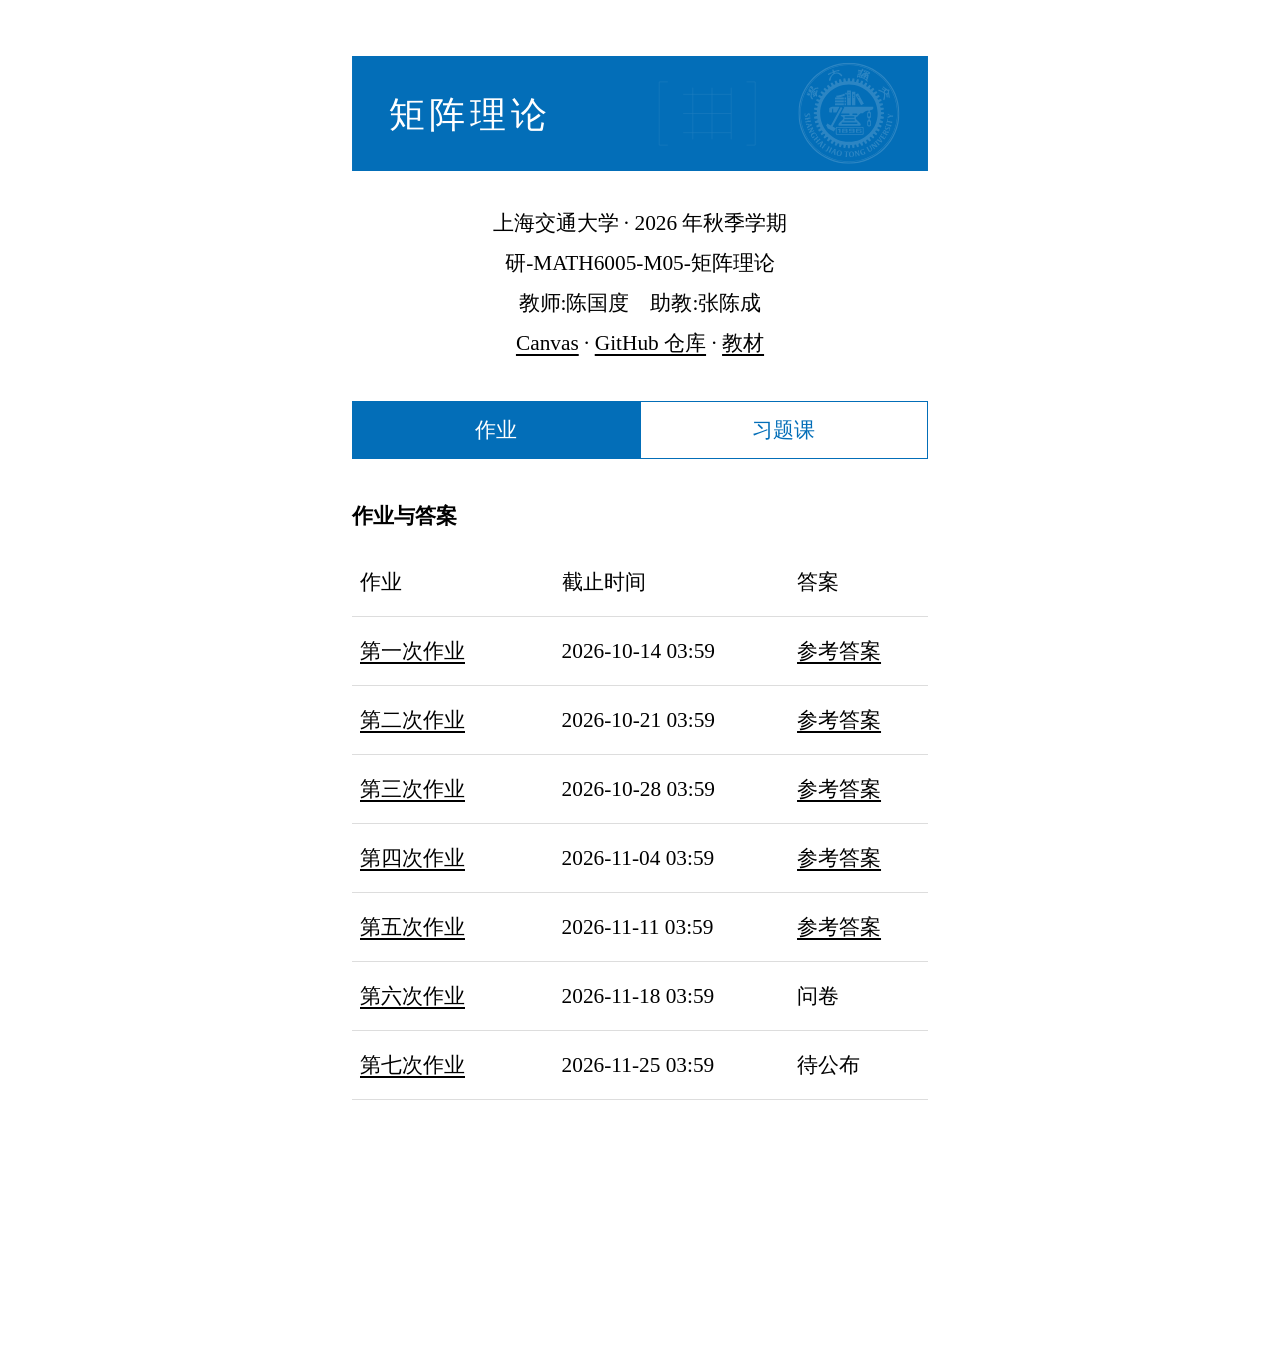
<file: index.html>
<!doctype html>
<html lang="zh-CN">
<head>
  <meta charset="utf-8">
  <meta name="viewport" content="width=device-width, initial-scale=1">
  <title>矩阵理论 · 课程主页</title>
  <link rel="stylesheet" href="styles.css?v=20261019-3">
  <script src="homepage.js?v=20261019-2" defer></script>
</head>
<body>
  <main>
    <header class="course-header"><h1><img src="files/course-header.svg" alt="矩阵理论" width="1200" height="240"></h1></header>
    <p class="subtitle">上海交通大学 · 2026 年秋季学期<br>研-MATH6005-M05-矩阵理论<br>教师:陈国度　助教:张陈成<br><a href="https://oc.sjtu.edu.cn/courses/95297/">Canvas</a> · <a href="https://github.com/zhangchenchengSJTU/matrix-theory-95297-2026">GitHub 仓库</a> · <a href="textbook/" title="矩阵理论及其应用, 可阅读或下载 PDF">教材</a></p>
    <div class="course-tabs" role="tablist" aria-label="课程内容">
      <button type="button" id="assignments-tab" role="tab" aria-selected="true" aria-controls="assignments-panel">作业</button>
      <button type="button" id="tutorials-tab" role="tab" aria-selected="false" aria-controls="tutorials-panel" tabindex="-1">习题课</button>
    </div>
    <div class="course-panels">
      <section class="course-panel" id="assignments-panel" role="tabpanel" aria-labelledby="assignments-tab" aria-hidden="false" tabindex="0">
        <table>
          <caption><strong>作业与答案</strong></caption>
          <thead><tr><th scope="col">作业</th><th scope="col">截止时间</th><th scope="col">答案</th></tr></thead>
          <tbody>
            <tr><td><a href="assignment.html?file=hw01.md">第一次作业</a></td><td>2026-10-14 03:59</td><td><a href="assignment.html?file=hw01-answer.md">参考答案</a></td></tr>
            <tr><td><a href="assignment.html?file=hw02.md">第二次作业</a></td><td>2026-10-21 03:59</td><td><a href="assignment.html?file=hw02-answer.md">参考答案</a></td></tr>
            <tr><td><a href="assignment.html?file=hw03.md&amp;v=20261021-final">第三次作业</a></td><td>2026-10-28 03:59</td><td><a href="assignment.html?file=hw03-answer.md">参考答案</a></td></tr>
            <tr><td><a href="assignment.html?file=hw04.md">第四次作业</a></td><td>2026-11-04 03:59</td><td><a href="assignment.html?file=hw04-answer.md">参考答案</a></td></tr>
            <tr><td><a href="assignment.html?file=hw05.md">第五次作业</a></td><td>2026-11-11 03:59</td><td><a href="assignment.html?file=hw05-answer.md">参考答案</a></td></tr>
            <tr><td><a href="https://oc.sjtu.edu.cn/courses/95297/quizzes/82607">第六次作业</a></td><td>2026-11-18 03:59</td><td>问卷</td></tr>
            <tr><td><a href="assignment.html?file=hw07.md">第七次作业</a></td><td>2026-11-25 03:59</td><td>待公布</td></tr>
          </tbody>
        </table>
      </section>
      <section class="course-panel" id="tutorials-panel" role="tabpanel" aria-labelledby="tutorials-tab" aria-hidden="true" tabindex="-1" inert>
        <table class="tutorial-schedule">
          <caption><strong>习题课公示栏</strong><br><span class="schedule-note">时间: 周一 18:55–20:20. 地点: 东上院 303</span></caption>
          <thead><tr><th scope="col">周次与日期</th><th scope="col">资料</th></tr></thead>
          <tbody>
            <tr><th scope="row">第六周<br><time datetime="2026-10-19">2026-10-19</time></th><td><a href="files/tutorial-01-20261019.pdf" aria-label="第一次习题课 PDF">PDF</a> · <a href="https://pan.sjtu.edu.cn/web/share/d96ad93b8ef6f9da3c66cb90b9900e50" title="分享内容: 2026秋-矩阵理论-习题课-1.mp4" aria-label="第一次习题课录屏">录屏</a></td></tr>
            <tr><th scope="row">第八周<br><time datetime="2026-11-02">2026-11-02</time></th><td><a href="files/tutorial-02-20261102.pdf" aria-label="第二次习题课 PDF">PDF</a> · <a href="https://pan.sjtu.edu.cn/web/share/c0d613a60fee93bff09743c4f56cd73a" title="分享内容: 2026秋-矩阵理论-习题课-2.mp4" aria-label="第二次习题课录屏">录屏</a></td></tr>
            <tr><th scope="row">第十周<br><time datetime="2026-11-16">2026-11-16</time></th><td><a href="files/tutorial-03-20261116.pdf" aria-label="第三次习题课 PDF">PDF</a> · <a href="https://pan.sjtu.edu.cn/web/share/dd2ae03ad80a35bdee9335652a6660fa" title="分享内容: 2026秋-矩阵理论-习题课-3.mp4" aria-label="第三次习题课录屏">录屏</a></td></tr>
            <tr><th scope="row">第十二周<br><time datetime="2026-11-30">2026-11-30</time></th><td>待公布</td></tr>
            <tr><th scope="row">第十四周<br><time datetime="2026-12-14">2026-12-14</time></th><td>待公布</td></tr>
            <tr><th scope="row">第十六周<br><time datetime="2026-12-28">2026-12-28</time></th><td>待公布</td></tr>
          </tbody>
        </table>
      </section>
    </div>
  </main>
</body>
</html>
</file>
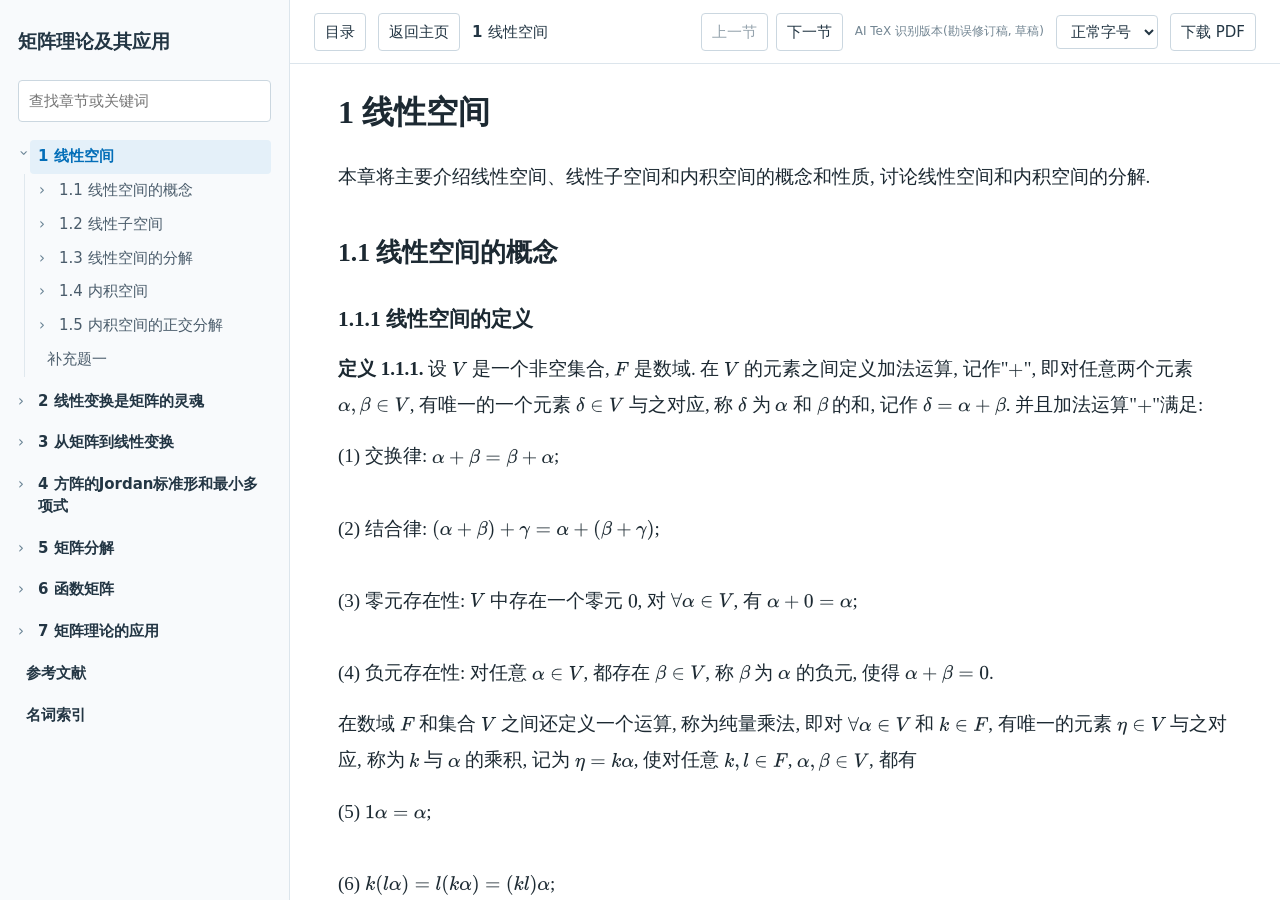
<file: textbook/index.html>
<!doctype html>
<html lang="zh-CN">
<head>
  <meta charset="utf-8">
  <meta name="viewport" content="width=device-width,initial-scale=1">
  <title>矩阵理论及其应用</title>
  <link rel="icon" href="data:,">
  <link rel="stylesheet" href="reader.css?v=7915cef65c">
  <script src="mathjax-config.js"></script>
  <script src="reader.js?v=79a591a62c" defer></script>
  <script id="mathjax-script" src="../vendor/tex-svg.js" defer></script>
</head>
<body>
  <a class="skip-link" href="#reader">跳到正文</a>
  <aside id="sidebar" aria-label="教材目录">
    <h1>矩阵理论及其应用</h1>
    <label class="sr-only" for="chapter-search">查找章节</label>
    <input id="chapter-search" type="search" placeholder="查找章节或关键词" autocomplete="off">
    <p id="search-status" role="status" aria-live="polite" hidden></p>
    <nav id="search-results" aria-label="检索结果" hidden></nav>
    <nav id="contents" aria-label="章节目录"></nav>
    <p id="no-results" hidden>没有匹配的章节或正文.</p>
  </aside>
  <button id="backdrop" aria-label="关闭目录" hidden></button>
  <main>
    <header class="toolbar">
      <button id="menu" aria-controls="sidebar" aria-expanded="true">目录</button>
      <a class="home-link" href="../">返回主页</a>
      <span id="current-chapter">矩阵理论及其应用</span>
      <nav class="section-navigation" aria-label="相邻章节"><button id="previous" disabled>上一节</button><button id="next" disabled>下一节</button></nav>
      <span class="draft-status" title="AI TeX 识别版本中的复杂公式仍待对照原始PDF核对">AI TeX 识别版本(勘误修订稿, 草稿)</span>
      <label class="sr-only" for="font-size">正文字号</label>
      <select id="font-size" aria-label="正文字号"><option value="19">正常字号</option><option value="22">较大字号</option><option value="25">大字号</option></select>
      <button id="downloads">下载 PDF</button>
    </header>
    <div id="viewport">
      <article id="reader" tabindex="-1"><p id="load-state" role="status">正在加载教材...</p></article>
    </div>
  </main>
  <dialog id="download-dialog" aria-labelledby="download-title">
    <div class="dialog-heading"><h2 id="download-title">下载 PDF</h2><button id="close-downloads" aria-label="关闭下载表格">关闭</button></div>
    <label class="sr-only" for="download-search">筛选章节</label><input id="download-search" type="search" placeholder="筛选章节" autocomplete="off">
    <p class="download-note">分节 PDF 包含该节所在的页面, 首尾页可能包含相邻节内容.</p>
    <p id="download-errata" class="download-note" hidden><a id="errata-download" download>勘误表 PDF</a></p>
    <div class="table-scroll"><table><caption class="sr-only">每行为一个 section 或全部 PDF, 每列为一个版本.</caption><thead><tr><th scope="col">Section / 全部 PDF</th><th scope="col">原始PDF</th><th scope="col">AI 字形提取版本</th><th scope="col">AI TeX 识别版本</th></tr></thead><tbody id="download-rows"></tbody></table></div>
    <p id="download-state" role="status"></p>
  </dialog>
</body>
</html>
</file>
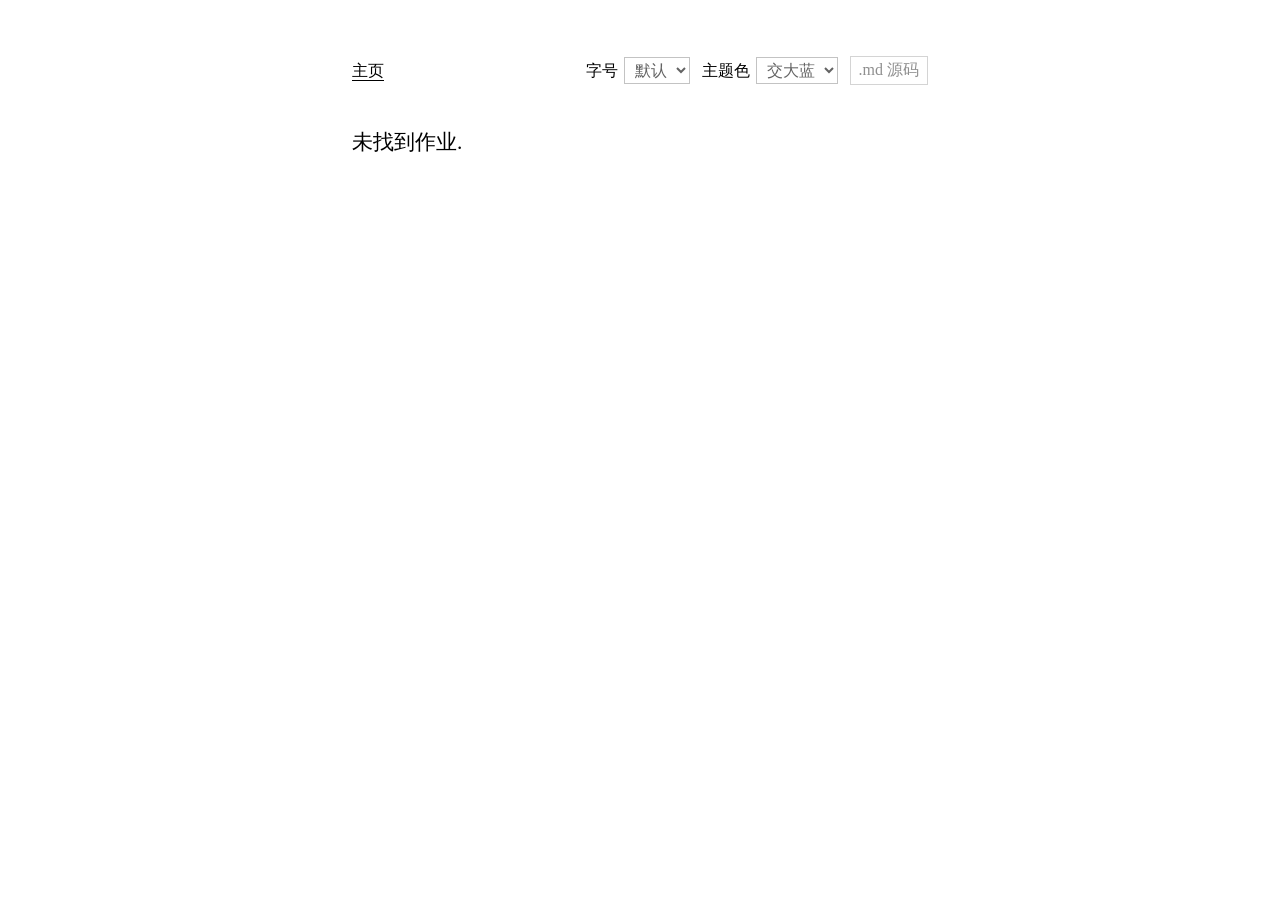
<file: assignment.html>
<!doctype html>
<html lang="zh-CN">
<head>
<meta charset="utf-8"><meta name="viewport" content="width=device-width, initial-scale=1">
<title>作业 · 矩阵理论</title><link rel="stylesheet" href="styles.css?v=20261021-final">
<script>window.MathJax={tex:{inlineMath:[['$','$'],['\\(','\\)']],displayMath:[['$$','$$'],['\\[','\\]']],tags:'ams'},startup:{typeset:false,ready(){MathJax.startup.defaultReady();MathJax.startup.promise.then(()=>window.dispatchEvent(new Event('mathjax-ready')))}}};</script>
<link rel="preload" href="assignments/documents.json?v=20261021-final" as="fetch" crossorigin>
<script defer src="vendor/marked.js"></script><script async src="vendor/tex-svg.js"></script><script defer src="assignment.js?v=20261021-final"></script>
</head>
<body><main class="paper"><div class="document-toolbar"><a href="./">主页</a><div class="document-actions"><label class="document-select-control" for="font-size">字号 <select id="font-size" disabled><option value="tiny">极小</option><option value="small">小</option><option value="default" selected>默认</option><option value="large">大</option></select></label><label class="document-select-control" for="document-theme">主题色 <select id="document-theme" disabled><option value="red">公文红</option><option value="blue" selected>交大蓝</option><option value="black">纯黑</option></select></label><button id="source-toggle" type="button" aria-expanded="false" aria-controls="source-panel" disabled>.md 源码</button><a id="pdf-download" class="pdf-download" hidden>导出 PDF</a></div></div><section id="source-panel" class="source-panel" aria-label="Markdown 源代码" hidden><pre><code id="markdown-source"></code></pre></section><article id="content" aria-live="polite">正在加载…</article></main>
</body>
</html>
</file>
<file: styles.css>
* { box-sizing: border-box; }
body { margin: 0; background: #fff; color: #000; font-family: "FangSong", "仿宋", "仿宋_GB2312", "SimSun", "宋体", "Songti SC", "Noto Serif CJK SC", serif; font-size: 16pt; line-height: 30pt; }
main { max-width: calc(156mm + 48px); margin: 56px auto; padding: 0 24px; }
h1 { margin: 0 0 24pt; text-align: center; font-family: "FZXiaoBiaoSong-B05S", "方正小标宋简体", "STSong", "SimSun", "宋体", "Noto Serif CJK SC", serif; font-size: 22pt; line-height: 32pt; font-weight: normal; }
.subtitle { margin: 0 0 28pt; text-align: center; font-size: 16pt; }
table { width: 100%; border-collapse: collapse; font-size: 16pt; }
caption { text-align: left; font-size: 16pt; margin-bottom: 12px; }
th, td { padding: 14px 8px; border-bottom: 1px solid #ddd; text-align: left; font-weight: normal; }
th:first-child { width: 35%; }
a { color: #000; text-underline-offset: 4px; }
a:focus-visible { outline: 2px solid #333; outline-offset: 4px; }
.empty { text-align: center; padding: 32px 8px; }
.back { font-size: 12pt; }
article { margin-top: 28pt; }
article h2 { font-size: 16pt; margin: 28pt 0 0; }
article h3 { font-size: 16pt; margin: 28pt 0 0; }
article p { margin: 0 0 14pt; text-indent: 2em; text-align: left; overflow-wrap: anywhere; }
article ol { margin: 0 0 14pt; padding: 0; list-style: none; counter-reset: question-part; }
article ol > li { counter-increment: question-part; padding: 0; text-indent: 2em; text-align: left; }
article ol > li::before { content: counter(question-part) ". "; }
article ul { margin: 0 0 14pt; padding-left: 2em; }
article li > p { text-indent: 0; }
article ol > li > p:first-child { display: inline; }
article mjx-container { text-indent: 0; letter-spacing: normal; word-spacing: normal; }
article mjx-container[display="true"] { overflow-x: auto; overflow-y: hidden; padding: 8px 0; text-indent: 0; }
article pre { overflow-x: auto; padding: 12px; background: #f6f6f6; }
article blockquote { margin-left: 0; padding-left: 18px; border-left: 2px solid #ddd; }
article blockquote.solution { margin: 12pt 0 18pt; border-left: 3px solid var(--document-color, #036eb8); }
article blockquote.solution > p:first-child { text-indent: 0; }
article blockquote.solution > p:first-child > strong:first-child { color: var(--document-color, #036eb8); }
button, input, select, textarea, code, pre, kbd, samp { font-family: inherit; }
@media (max-width: 640px) { main { margin: 32px auto; padding: 0 16px; } table { font-size: 14pt; } th, td { padding: 12px 4px; } }
@page { size: A4; margin: 37mm 26mm 35mm 28mm; }
@media print { main { margin: 0; padding: 0; max-width: none; } .back { display: none; } article { margin-top: 0; } h1, h2, h3 { break-after: avoid; } p, li { orphans: 2; widows: 2; } a { text-decoration: none; } }

/* Measured from the supplied scanned reference (595 x 841 pt).
   Red rule: x=84.5..507.5 pt, y=343.5..347 pt.
   The scan's 149.2mm content width differs from the standard's nominal 156mm.
   Course wording and half-width punctuation remain intentional customizations. */
.official-document { --rule-width: 149.225mm; position: relative; width: 210mm; max-width: none; min-height: 297mm; margin: 0 auto; padding: 37mm 30.965mm 35mm 29.81mm; }
.official-document > .document-toolbar { position: absolute; top: 12px; left: 29.81mm; right: 30.965mm; }
.document-masthead { position: relative; height: 85.064mm; border-bottom: 0.6mm solid var(--document-color, #036eb8); break-inside: avoid; }
.document-name { position: absolute; top: 38.175mm; left: 0; width: 100%; color: var(--document-color, #036eb8); font-family: "FZXiaoBiaoSong-B05S", "方正小标宋简体", "STSong", "华文宋体", "SimSun", "宋体", "Noto Serif CJK SC", serif; font-size: 36pt; font-weight: bold; line-height: 1; text-align: center; white-space: nowrap; transform: scaleY(1.4); transform-origin: center top; }
.document-number { position: absolute; top: 72.558mm; left: 0; width: 100%; font-size: 16pt; line-height: 30pt; text-align: center; white-space: nowrap; }
.official-document article { margin-top: 80pt; }
.official-document article > h1 { line-height: 30pt; margin-bottom: 30pt; }
.official-document article p, .official-document article ol, .official-document article ul { margin-top: 0; margin-bottom: 0; }
.official-document article strong, .official-document article b { font-weight: bold; }
@media (max-width: 820px) {
  .official-document { width: 100%; padding-left: 16px; padding-right: 16px; }
  .official-document > .document-toolbar { left: 16px; right: 16px; }
  .document-name { font-size: clamp(22px, 6vw, 48px); }
  .document-number { white-space: normal; }
}
@page { size: A4; margin: 37mm 30.965mm 35mm 29.81mm; }
@page :right {
  @bottom-right { content: "— " counter(page) " —"; font-family: "SimSun", "宋体", serif; font-size: 14pt; vertical-align: top; padding-top: 7mm; padding-right: 14pt; }
}
@page :left {
  @bottom-left { content: "— " counter(page) " —"; font-family: "SimSun", "宋体", serif; font-size: 14pt; vertical-align: top; padding-top: 7mm; padding-left: 14pt; }
}
@media print { .official-document { width: auto; min-height: 0; padding: 0; margin: 0; } .official-document article { margin-top: 80pt; } .document-name { font-size: 36pt; } .document-number { white-space: nowrap; } }
@media print {
  .official-document { width: 149.225mm; max-width: 149.225mm; }
  article mjx-container:not([display="true"]) { display: inline-block; max-width: calc(100% - 2em); overflow-x: auto; overflow-y: hidden; vertical-align: middle; }
  article mjx-container:not([display="true"]) > svg { max-width: 100%; height: auto; }
}

.document-signature { margin-top: 30pt; padding-right: 2em; text-align: right; break-inside: avoid; font-size: 16pt; line-height: 30pt; }
.document-imprint { display: flex; flex-wrap: wrap; justify-content: space-between; gap: 0 1em; margin-top: 30pt; padding: 0; border-top: 0.35mm solid #000; border-bottom: 0.35mm solid #000; font-size: 14pt; line-height: 28pt; break-inside: avoid; }
.document-imprint span { white-space: nowrap; padding: 0 1em; }
@media (max-width: 480px) { .document-imprint { flex-wrap: wrap; } }

.document-toolbar { display: flex; justify-content: space-between; align-items: center; gap: 12px; font-size: 12pt; line-height: 1.6; }
.document-actions { display: flex; flex-wrap: wrap; align-items: center; gap: 12px; }
.document-select-control { display: flex; align-items: center; gap: 6px; white-space: nowrap; }
.document-select-control select { padding: 3px 6px; background: #fff; color: #222; border: 1px solid #aaa; font-size: inherit; }
.document-select-control select:focus-visible { outline: 2px solid #333; outline-offset: 3px; }
.paper { --font-scale: 1; --document-color: #036eb8; }
.paper article { font-size: calc(16pt * var(--font-scale)); line-height: calc(30pt * var(--font-scale)); }
.paper article table { font-size: inherit; }
.paper article h1 { font-size: calc(22pt * var(--font-scale)); line-height: calc(32pt * var(--font-scale)); }
.paper article h2, .paper article h3 { font-size: inherit; }
.document-actions button { padding: 3px 8px; background: #fff; color: #222; border: 1px solid #aaa; font-size: inherit; cursor: pointer; }
.document-actions button:disabled { opacity: 0.5; cursor: default; }
.document-actions button:focus-visible { outline: 2px solid #333; outline-offset: 3px; }
.source-panel { margin-top: 24px; border: 1px solid #ddd; padding: 16px; }
.source-panel[hidden] { display: none; }
.source-panel pre { margin: 0; white-space: pre-wrap; overflow-wrap: anywhere; font-size: 12pt; line-height: 1.7; text-align: left; }
@media (max-width: 640px) { .document-toolbar { flex-wrap: wrap; } .source-panel { margin-top: 48px; } .document-actions { gap: 8px; } }
@media print { .document-toolbar, .source-panel { display: none !important; } }


.pdf-download { padding: 3px 8px; border: 1px solid #aaa; text-decoration: none; }
.pdf-download[hidden] { display: none; }


.official-document article p > strong:first-child { margin-right: .25em; }

@media screen {
  main, .official-document { width: 50%; max-width: none; padding-left: 32px; padding-right: 32px; }
  .official-document > .document-toolbar { left: 32px; right: 32px; }
}
@media screen and (max-width: 820px) {
  main, .official-document { width: 100%; padding-left: 16px; padding-right: 16px; }
  .official-document > .document-toolbar { left: 16px; right: 16px; }
}

.course-header { margin-bottom: 24pt; }
.course-header h1 { margin: 0; line-height: 0; }
.course-header img { display: block; width: 100%; height: auto; }

.course-tabs {
  display: flex;
  margin-bottom: 28pt;
}
.course-tabs button {
  flex: 1;
  padding: 8px 16px;
  border: 1px solid #036eb8;
  background: #fff;
  color: #036eb8;
  font-size: inherit;
  line-height: inherit;
  cursor: pointer;
}
.course-tabs button + button {
  border-left: 0;
}
.course-tabs button[aria-selected="true"] {
  background: #036eb8;
  color: #fff;
}
.course-tabs button:focus-visible {
  outline: 2px solid #036eb8;
  outline-offset: 3px;
}
.course-panels {
  display: grid;
}
.course-panel {
  grid-area: 1 / 1;
  min-width: 0;
  align-self: start;
}
.course-panel[aria-hidden="true"] {
  visibility: hidden;
}
.tutorial-schedule .schedule-note {
  display: inline-block;
  margin-top: 6px;
  font-size: 14pt;
  line-height: 24pt;
}
.tutorial-schedule time {
  white-space: nowrap;
}
@media (max-width: 640px) {
  .tutorial-schedule, .tutorial-schedule .schedule-note {
    font-size: 12pt;
  }
}

.document-revision { flex-basis: 100%; margin: 0; padding: 0 1em; border-bottom: 0.25mm solid #000; text-align: left; overflow-wrap: anywhere; }
</file>
<file: textbook/reader.css>
:root { --blue:#036eb8; --sidebar:290px; --font-size:19px; color-scheme:light; }
* { box-sizing:border-box; }
body { margin:0; height:100dvh; overflow:hidden; display:grid; grid-template-columns:var(--sidebar) minmax(0,1fr); color:#233644; background:#fff; font:15px/1.6 system-ui,sans-serif; }
button,input,select { font:inherit; }
button,select,summary { cursor:pointer; }
button,select,input { border:1px solid #cbd7e0; border-radius:4px; background:#fff; color:inherit; padding:6px 10px; }
a { color:var(--blue); }
:focus-visible { outline:2px solid var(--blue); outline-offset:3px; }
[hidden] { display:none!important; }
.sr-only { position:absolute; width:1px; height:1px; overflow:hidden; clip-path:inset(50%); }
.skip-link { position:fixed; left:12px; top:-100px; padding:8px; background:#fff; z-index:10; }
.skip-link:focus { top:8px; }
#sidebar { overflow-y:auto; min-width:0; padding:26px 18px; background:#f8fafc; border-right:1px solid #dce5ec; }
#sidebar h1 { font-size:19px; font-weight:650; margin:0 0 24px; }
#chapter-search { width:100%; margin-bottom:18px; padding:8px 10px; }
#search-status { margin:-10px 0 10px; color:#6c7f8e; font-size:13px; }
#search-results { margin:0 0 14px; }
#search-results ul { list-style:none; padding:0; margin:0; }
#search-results li { margin:0 0 6px; }
#search-results a { display:block; padding:7px 8px; border-left:2px solid #b9d8ec; text-decoration:none; color:#4a5c6b; line-height:1.45; }
#search-results a:hover { background:#eef3f7; }
.search-result-title { display:block; color:#233644; font-weight:600; }
.search-result-excerpt { display:block; color:#6c7f8e; font-size:13px; overflow:hidden; text-overflow:ellipsis; white-space:nowrap; }
mark { color:inherit; background:#fff0b8; padding:0 1px; }
nav ul { list-style:none; padding:0; margin:0; }
nav ul ul { padding-left:14px; border-left:1px solid #e0e8ee; margin-left:6px; }
#contents>ul>li { margin-bottom:8px; }
#contents a { display:block; text-decoration:none; padding:6px 8px; border-radius:4px; color:#4a5c6b; line-height:1.45; overflow-wrap:anywhere; }
#contents>ul>li>details>summary>a,#contents>ul>li>a { font-weight:600; color:#233644; }
#contents a:hover { background:#eef3f7; }
#contents a[aria-current="location"] { color:var(--blue); background:#e4f0f9; }
#contents summary { display:flex; align-items:baseline; list-style:none; }
#contents summary::-webkit-details-marker { display:none; }
#contents summary::before { content:"›"; display:inline-block; flex:0 0 12px; color:#698394; }
#contents details[open]>summary::before { transform:rotate(90deg); }
#contents summary>a { flex:1; min-width:0; }
main { display:flex; flex-direction:column; min-height:0; min-width:0; }
.toolbar { display:flex; align-items:center; flex-wrap:wrap; gap:12px; min-height:64px; padding:10px 24px; border-bottom:1px solid #dce5ec; }
.home-link { display:inline-block; padding:6px 10px; border:1px solid #cbd7e0; border-radius:4px; background:#fff; color:inherit; text-decoration:none; white-space:nowrap; }
.home-link:hover { background:#f2f6f9; }
#current-chapter { flex:1 1 12em; min-width:0; overflow:hidden; text-overflow:ellipsis; white-space:nowrap; font-weight:550; }
.draft-status { font-size:12px; color:#738693; white-space:nowrap; }
#viewport { overflow:auto; min-height:0; flex:1; }
#reader { width:100%; max-width:1250px; margin:0 auto; padding:32px 48px; font:var(--font-size)/1.9 "SimSun","宋体","Noto Serif CJK SC",serif; color:#1c2932; overflow-wrap:break-word; }
#reader h1,#reader h2,#reader h3 { line-height:1.5; scroll-margin-top:24px; margin:1.5em 0 .7em; font-weight:700; }
#reader h1 { font-size:1.7em; }
#reader h2 { font-size:1.35em; }
#reader h3 { font-size:1.12em; }
#reader .source-page:first-child h1:first-child { margin-top:0; }
#reader p { margin:.8em 0; text-align:left; }
#reader figure { margin:1.5em 0; text-align:center; }
#reader figure img { max-width:100%; height:auto; }
.source-page { position:relative; scroll-margin-top:24px; }
.source-page+.source-page { margin-top:1.3em; }
.source-page:is([data-typeset="pending"],[data-typeset="queued"]) { min-height:300px; }
.source-page:is([data-typeset="pending"],[data-typeset="queued"])>* { visibility:hidden; }
.source-page:is([data-typeset="pending"],[data-typeset="queued"])::before { content:"正在排版公式..."; position:absolute; left:0; top:0; color:#708391; font:15px system-ui,sans-serif; }
.source-page [id] { scroll-margin-top:24px; }
.display-math { overflow-x:auto; margin:1em 0; }
.display-math > mjx-container > mjx-assistive-mml { height:1px!important; }
mjx-container[display="true"] { margin:1em 0!important; }
#load-state { color:#708391; font:16px/1.7 system-ui,sans-serif; }
.continuation-state { color:#708391; font:15px/1.7 system-ui,sans-serif; margin-top:32px!important; }
.section-navigation { display:flex; flex:none; gap:8px; }
.section-navigation button { white-space:nowrap; }
.section-navigation button:disabled { color:#96a4ae; cursor:default; }
body.sidebar-closed { grid-template-columns:0 minmax(0,1fr); }
body.sidebar-closed #sidebar { visibility:hidden; padding:0; }
#backdrop { position:fixed; inset:0; border:0; background:#16374b66; z-index:3; }
dialog { width:min(1120px,96vw); max-height:90dvh; padding:24px; border:1px solid #ccd8e2; border-radius:8px; color:#233644; }
dialog::backdrop { background:#14384c66; }
.dialog-heading { display:flex; align-items:center; justify-content:space-between; gap:20px; }
.dialog-heading h2 { margin:0; font-size:22px; }
#download-search { width:min(420px,100%); margin-top:20px; padding:8px 10px; }
.download-note { color:#6c7f8e; font-size:13px; }
.table-scroll { overflow:auto; max-height:58dvh; border:1px solid #dce5ec; }
table { border-collapse:separate; border-spacing:0; width:100%; min-width:760px; text-align:left; font-size:14px; }
th,td { border-bottom:1px solid #e1e8ee; padding:12px 16px; }
thead th { position:sticky; top:0; z-index:2; background:#f2f6f9; font-weight:650; }
thead th:first-child { min-width:330px; }
tbody th { width:42%; font-weight:450; }
tbody tr[data-level="0"] th,tbody tr[data-level="1"] th { font-weight:650; }
tbody tr[data-level="0"] { background:#f8fbfd; }
tbody tr[data-level="2"] th { padding-left:30px; }
tbody tr[data-level="3"] th { padding-left:44px; }
td a { display:inline-block; text-decoration:none; border-bottom:1px solid #b2d6ed; }
.unavailable { color:#81929e; }
#download-state { color:#6c7f8e; font-size:13px; margin-bottom:0; }
@media (max-width:760px) {
 body { display:block; }
 main { height:100dvh; }
 #sidebar { display:none; position:fixed; inset:0 auto 0 0; height:100dvh; width:min(320px,85vw); z-index:4; }
 body.sidebar-open #sidebar { display:block; }
 .toolbar { padding:8px; gap:8px; flex-wrap:wrap; }
 #current-chapter { flex-basis:calc(100% - 164px); }
 #font-size { flex:1; }
 #reader { padding:24px 20px; font-size:calc(var(--font-size) - 1px); }
 #reader h1 { font-size:1.45em; }
 dialog { padding:16px; }
 thead th:first-child { min-width:280px; }
}
</file>
